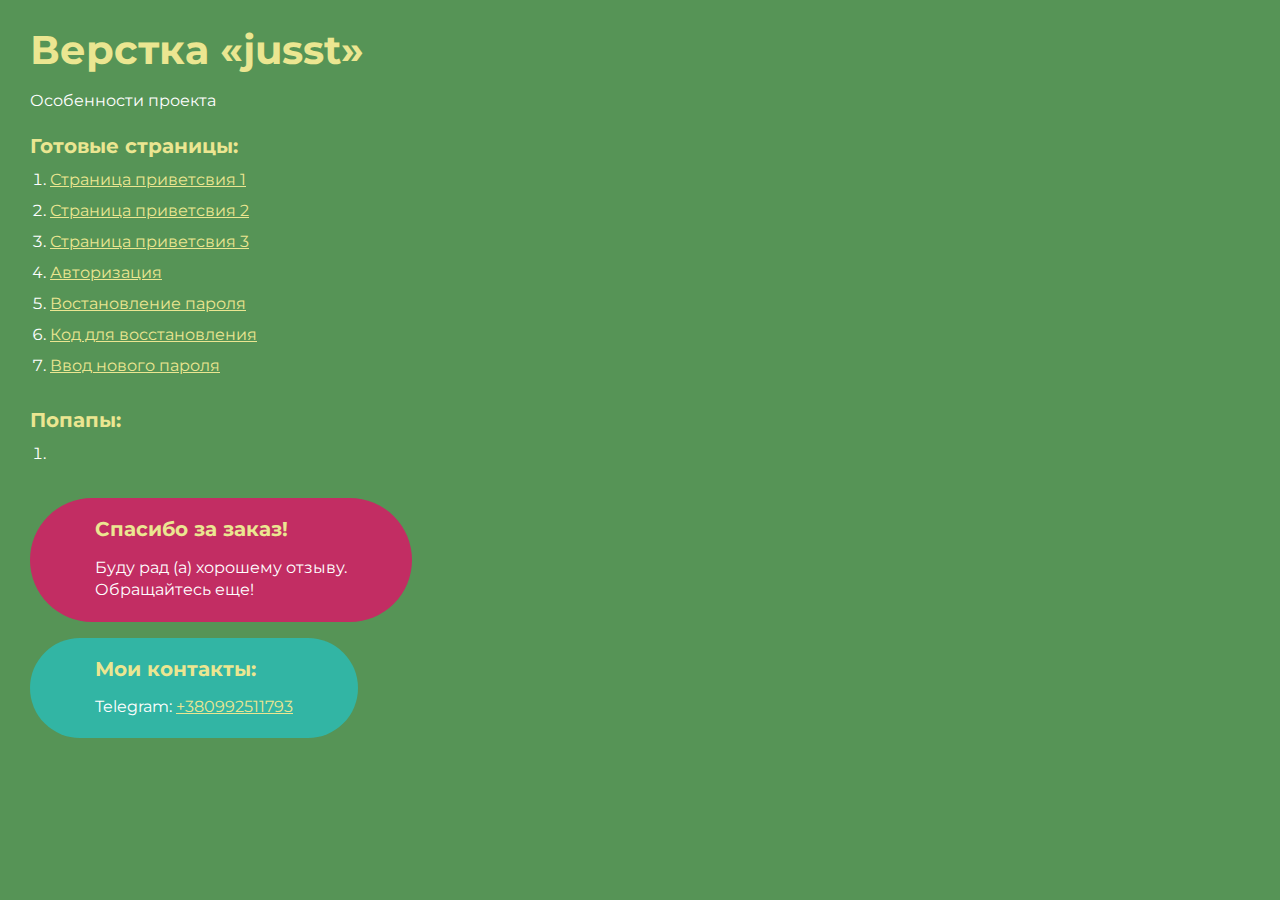
<file: index.html>
<!DOCTYPE html>
<html>

<head>
	<meta charset="UTF-8">
	<meta name="viewport" content="width=device-width, initial-scale=1.0">
	<title>Верстка «jusst»</title>
</head>

<body>
	<div class="rootpage">
		<h1>Верстка «jusst»</h1>
		<div class="rootpage__info">
			Особенности проекта
		</div>
		<h2>Готовые страницы:</h2>
		<ol class="rootpage__list">
			<li><a target="_blank" href="ferst-slide.html">Страница приветсвия 1</a></li>
			<li><a target="_blank" href="main-slide.html">Страница приветсвия 2</a></li>
			<li><a target="_blank" href="end-slide.html">Страница приветсвия 3</a></li>
			<li><a target="_blank" href="authorization.html">Авторизация</a></li>
			<li><a target="_blank" href="password-recovery.html">Востановление пароля</a></li>
			<li><a target="_blank" href="password-recovery-code.html">Код для восстановления</a></li>
			<li><a target="_blank" href="new-password.html">Ввод нового пароля</a></li>
		</ol>
		<h2>Попапы:</h2>
		<ol class="rootpage__list">
			<li><a target="_blank" href="home.html#"></a></li>
		</ol>
		<div class="rootpage__tnx">
			<h2>Спасибо за заказ!</h2>
			<p>Буду рад (а) хорошему отзыву.</p>
			<p>Обращайтесь еще!</p>
		</div>
		<div class="rootpage__contacts">
			<h2>Мои контакты:</h2>
			<p>Telegram: <a href="tel:8800800800">+380992511793</a></p>
		</div>
	</div>
</body>
<style>
	@charset "UTF-8";
	@import url("https://fonts.googleapis.com/css?family=Montserrat:regular,700&display=swap");

	*,
	*::before,
	*::after {
		padding: 0px;
		margin: 0px;
		border: 0px;
		box-sizing: border-box;
	}

	html,
	body {
		height: 100%;
		margin: 0;
		padding: 0;
		min-width: 320px;
		width: 100%;
		color: #fff;
		background-color: #569456;
	}

	body {
		font-family: Montserrat;
		font-size: 100%;
		line-height: 1;
		font-size: 1rem;
	}

	a {
		text-decoration: underline;
		color: #ebe691
	}

	a:visited {
		text-decoration: underline;
		color: #aaa768;
	}

	a:hover {
		text-decoration: none;
	}

	ul li {
		list-style: none;
	}

	img {
		vertical-align: top;
	}

	.wrapper {
		width: 100%;
		min-height: 100%;
		overflow: hidden;
	}

	.rootpage {
		padding: 30px;
		display: flex;
		flex-direction: column;
		align-items: flex-start;
	}

	@media (max-width: 767px) {
		.rootpage {
			padding: 30px 15px;
		}
	}

	h1 {
		color: #ebe691;
		font-size: 2.5rem;
		margin: 0px 0px 1.25rem 0px;
	}

	@media (max-width: 767px) {
		h1 {
			font-size: 1.85rem;
			margin: 0px 0px 1.25rem 0px;
		}
	}

	h2 {
		color: #ebe691;
		font-size: 1.25rem;
		margin: 0px 0px 1rem 0px;
	}

	@media (max-width: 767px) {
		h2 {
			font-size: 1.125rem;
			margin: 0px 0px 1rem 0px;
		}
	}

	.rootpage__info {
		line-height: 140%;
		margin: 0px 0px 1.5rem 0px;
	}

	.rootpage__list {
		margin: 0px 0px 2.25rem 1.25rem;
	}

	.rootpage__list li:not(:last-child) {
		margin: 0px 0px 15px 0px;
	}

	.rootpage__contacts,
	.rootpage__tnx {
		border-radius: 200px;
		padding: 20px 65px;
		line-height: 140%;
	}

	@media (max-width: 767px) {

		.rootpage__contacts,
		.rootpage__tnx {
			border-radius: 40px;
			padding: 20px;
		}
	}

	.rootpage__contacts {
		background: #32b5a4;

	}

	.rootpage__contacts a {
		color: #ebe691;
	}

	.rootpage__tnx {
		background: #c22d63;
		margin: 0px 0px 1rem 0px;
	}
</style>

</html>
</file>
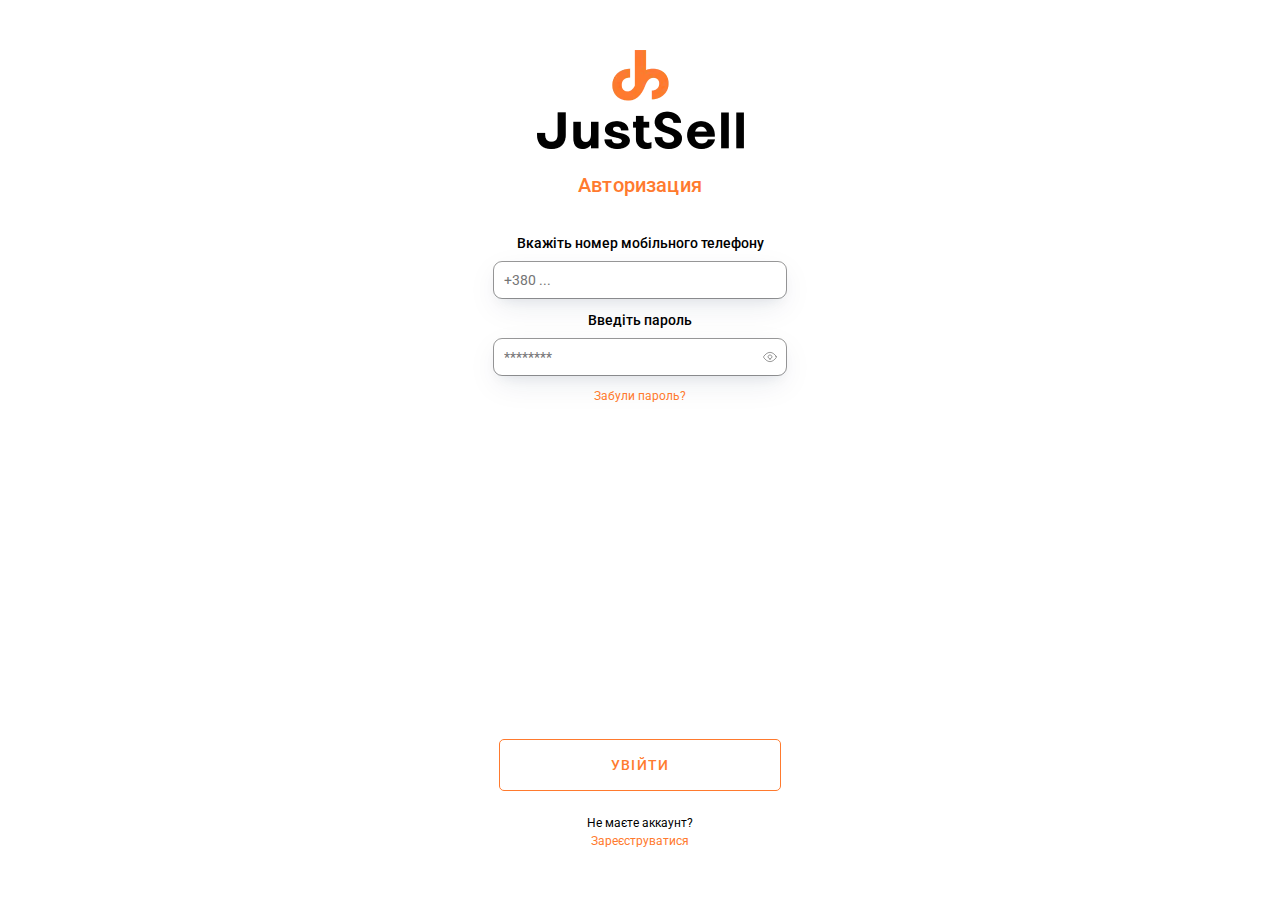
<file: authorization.html>
<!DOCTYPE html>
<html lang="ru">

<head>
	<title>Авторизация главная</title>
	<meta charset="UTF-8">
	<meta name="format-detection" content="telephone=no">
	<!-- <style>body{opacity: 0;}</style> -->
	<link rel="stylesheet" href="css/style.min.css?_v=20220505150052">
	<link rel="shortcut icon" href="favicon.ico">
	<!-- <meta name="robots" content="noindex, nofollow"> -->
	<meta name="viewport" content="width=device-width, initial-scale=1.0">
</head>

<body>
	<div class="wrapper">
		<header class="header">
			<div class="header__container">

			</div>
		</header>
		<main class="page">
			<div class="authorization">
				<div class="authorization__container">
					<div class="authorization__logo logo-ibg">
						<picture><source srcset="img/main/logo.webp" type="image/webp"><img src="img/main/logo.png" alt="Logo" class="authorization__img"></picture>
					</div>
					<div class="authorization__text">Авторизация</div>
				</div>
				<div class="authorization__form">
					<div class="authorization__form-number">
						<div class="authorization__input-text">Вкажіть номер мобільного телефону</div>
						<input autocomplete="off" type="tel" placeholder="+380 ... " class="input">
					</div>
					<div class="authorization__form-password">
						<div class="authorization__input-text">Введіть пароль</div>
						<input autocomplete="off" type="password" placeholder="********" class="input input-password">
						<a href="password-recovery.html" class="authorization__password-info">Забули пароль?</a>
					</div>
				</div>

				<div class="authorization__button">
					<a class="button button-opacity" href="#">УВІЙТИ</a>
					<div class="authorization__info-block">
						<div class="authorization__link-text">Не маєте аккаунт?</div>
						<a href="#" class="authorization__link">Зареєструватися</a>
					</div>
				</div>
			</div>
		</main>

	</div>
	<!-- 
<div id="popup" aria-hidden="true" class="popup">
	<div class="popup__wrapper">
		<div class="popup__content">
			<button data-close type="button" class="popup__close">Закрыть</button>
			<div class="popup__text">
			</div>
		</div>
	</div>
</div>
 -->

	<script src="js/app.min.js?_v=20220505150052"></script>
</body>

</html>
</file>
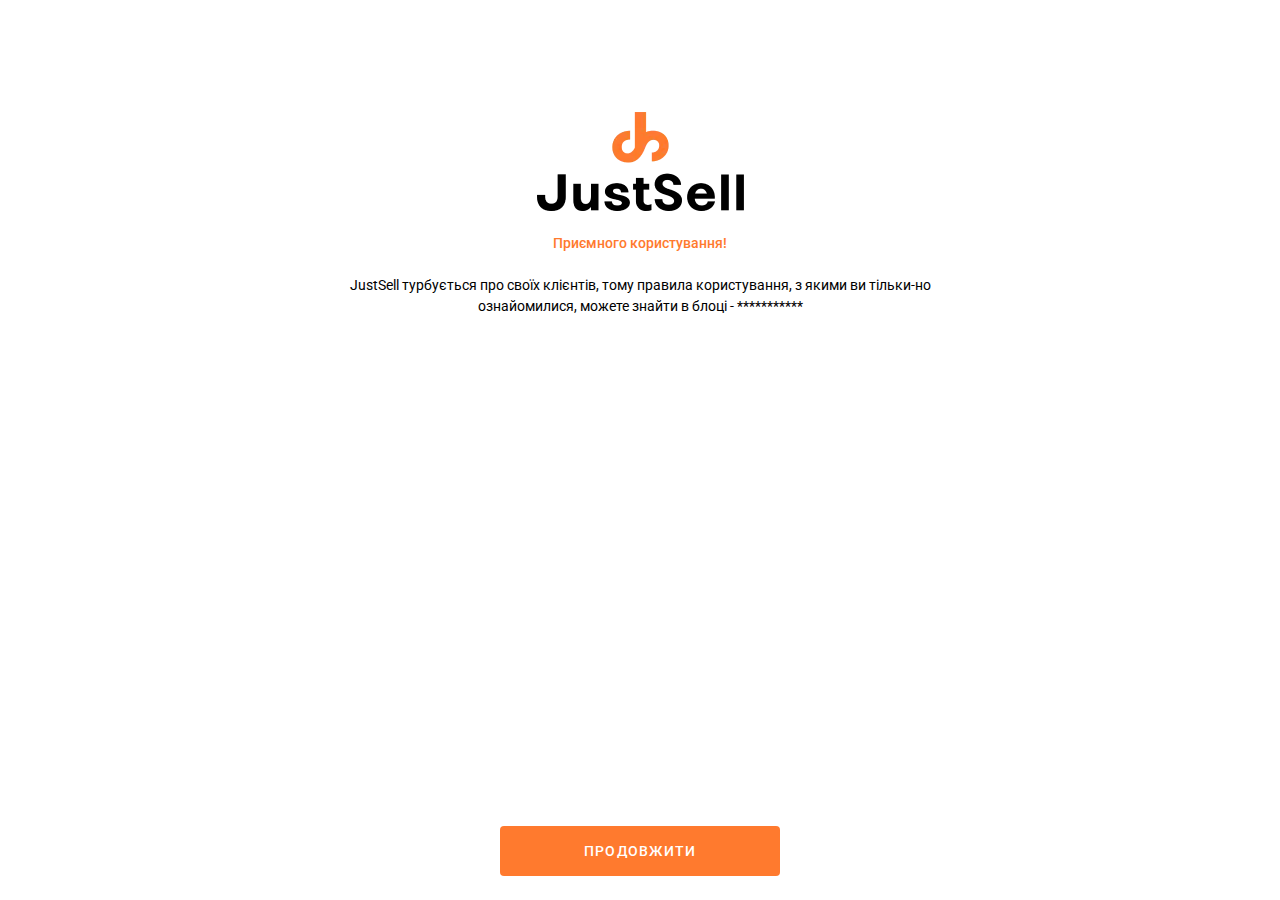
<file: end-slide.html>
<!DOCTYPE html>
<html lang="ru">

<head>
	<title>Страница приветствия 3</title>
	<meta charset="UTF-8">
	<meta name="format-detection" content="telephone=no">
	<!-- <style>body{opacity: 0;}</style> -->
	<link rel="stylesheet" href="css/style.min.css?_v=20220505150052">
	<link rel="shortcut icon" href="favicon.ico">
	<!-- <meta name="robots" content="noindex, nofollow"> -->
	<meta name="viewport" content="width=device-width, initial-scale=1.0">
</head>

<body>
	<div class="wrapper">
		<header class="header">
			<div class="header__container">

			</div>
		</header>
		<main class="page">

			<body>
				<div class="wrapper">
					<header class="header">
						<div class="header__container">

						</div>
					</header>
					<main class="page">
						<div class="welcome">
							<div class="welcome__container">
								<div class="welcome__logo logo-ibg">
									<picture><source srcset="img/main/logo.webp" type="image/webp"><img src="img/main/logo.png" alt="Logo" class="welcome-ferst__img"></picture>
								</div>
								<div class="welcome__text-orange">Приємного користування!</div>
								<div class="welcome__text">JustSell турбується про своїх клієнтів, тому правила користування, з
									якими ви тільки-но ознайомилися, можете знайти в блоці - ***********</div>

							</div>
							<div class="welcome__button">
								<a class="button" href="authorization.html">Продовжити</a>
							</div>
						</div>
					</main>

				</div>
				<!-- 
<div id="popup" aria-hidden="true" class="popup">
	<div class="popup__wrapper">
		<div class="popup__content">
			<button data-close type="button" class="popup__close">Закрыть</button>
			<div class="popup__text">
			</div>
		</div>
	</div>
</div>
 -->

				<script src="js/app.min.js?_v=20220505150052"></script>
			</body>
		</main>
	</div>
	<!-- 
<div id="popup" aria-hidden="true" class="popup">
	<div class="popup__wrapper">
		<div class="popup__content">
			<button data-close type="button" class="popup__close">Закрыть</button>
			<div class="popup__text">
			</div>
		</div>
	</div>
</div>
 -->

	<script src="js/app.min.js?_v=20220505150052"></script>
</body>

</html>
</file>
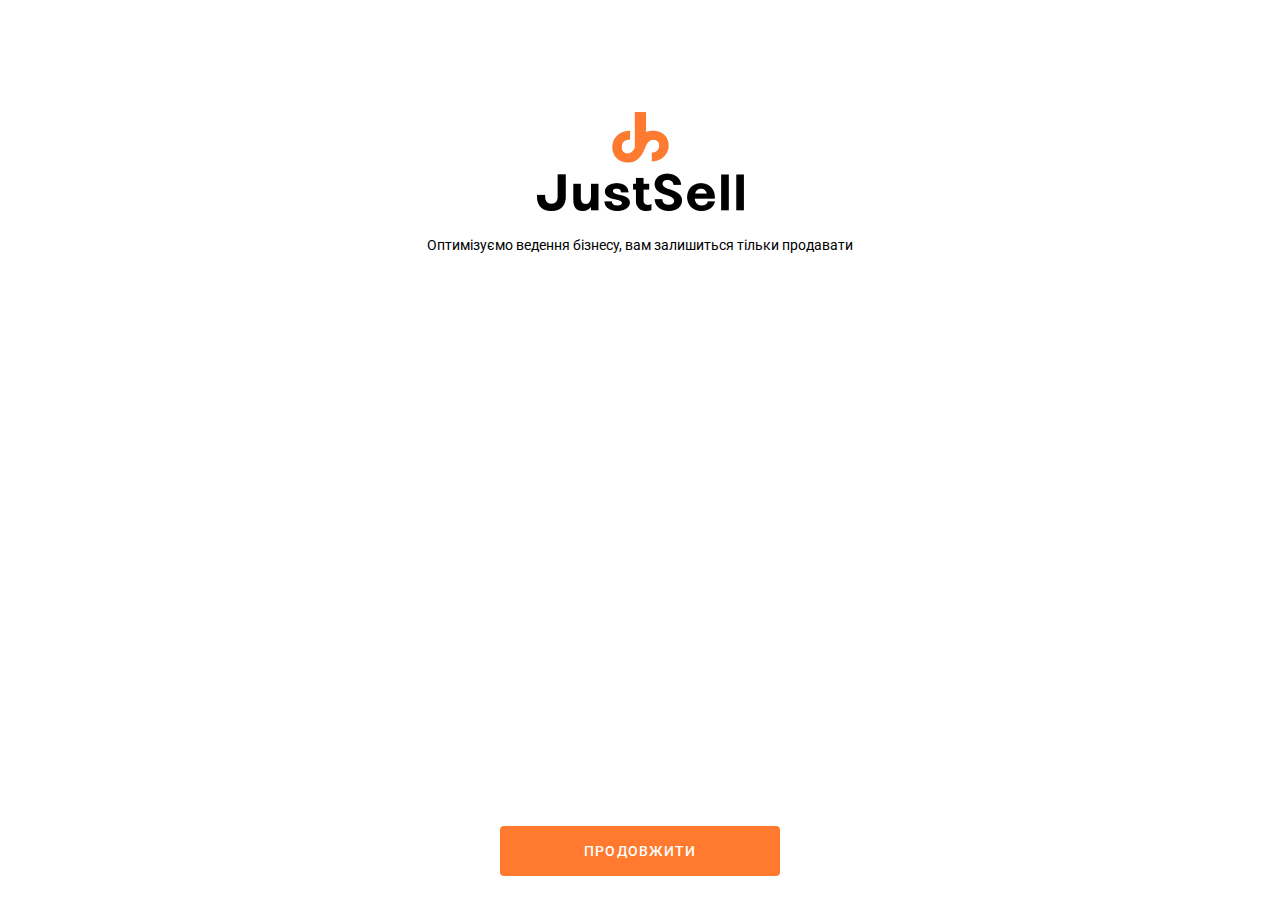
<file: ferst-slide.html>
<!DOCTYPE html>
<html lang="ru">

<head>
	<title>Страница приветствия</title>
	<meta charset="UTF-8">
	<meta name="format-detection" content="telephone=no">
	<!-- <style>body{opacity: 0;}</style> -->
	<link rel="stylesheet" href="css/style.min.css?_v=20220505150052">
	<link rel="shortcut icon" href="favicon.ico">
	<!-- <meta name="robots" content="noindex, nofollow"> -->
	<meta name="viewport" content="width=device-width, initial-scale=1.0">
</head>

<body>
	<div class="wrapper">
		<header class="header">
			<div class="header__container">

			</div>
		</header>
		<main class="page">
			<div class="welcome ">
				<div class="welcome__container">
					<div class="welcome__logo logo-ibg">
						<picture><source srcset="img/main/logo.webp" type="image/webp"><img src="img/main/logo.png" alt="Logo" class="welcome-ferst__img"></picture>
					</div>
					<div class="welcome__text">Оптимізуємо ведення бізнесу,
						вам залишиться тільки продавати </div>

				</div>
				<div class="welcome__button">
					<a class="button" href="main-slide.html">Продовжити</a>
				</div>
			</div>

		</main>

	</div>
	<!-- 
<div id="popup" aria-hidden="true" class="popup">
	<div class="popup__wrapper">
		<div class="popup__content">
			<button data-close type="button" class="popup__close">Закрыть</button>
			<div class="popup__text">
			</div>
		</div>
	</div>
</div>
 -->

	<script src="js/app.min.js?_v=20220505150052"></script>
</body>

</html>
</file>
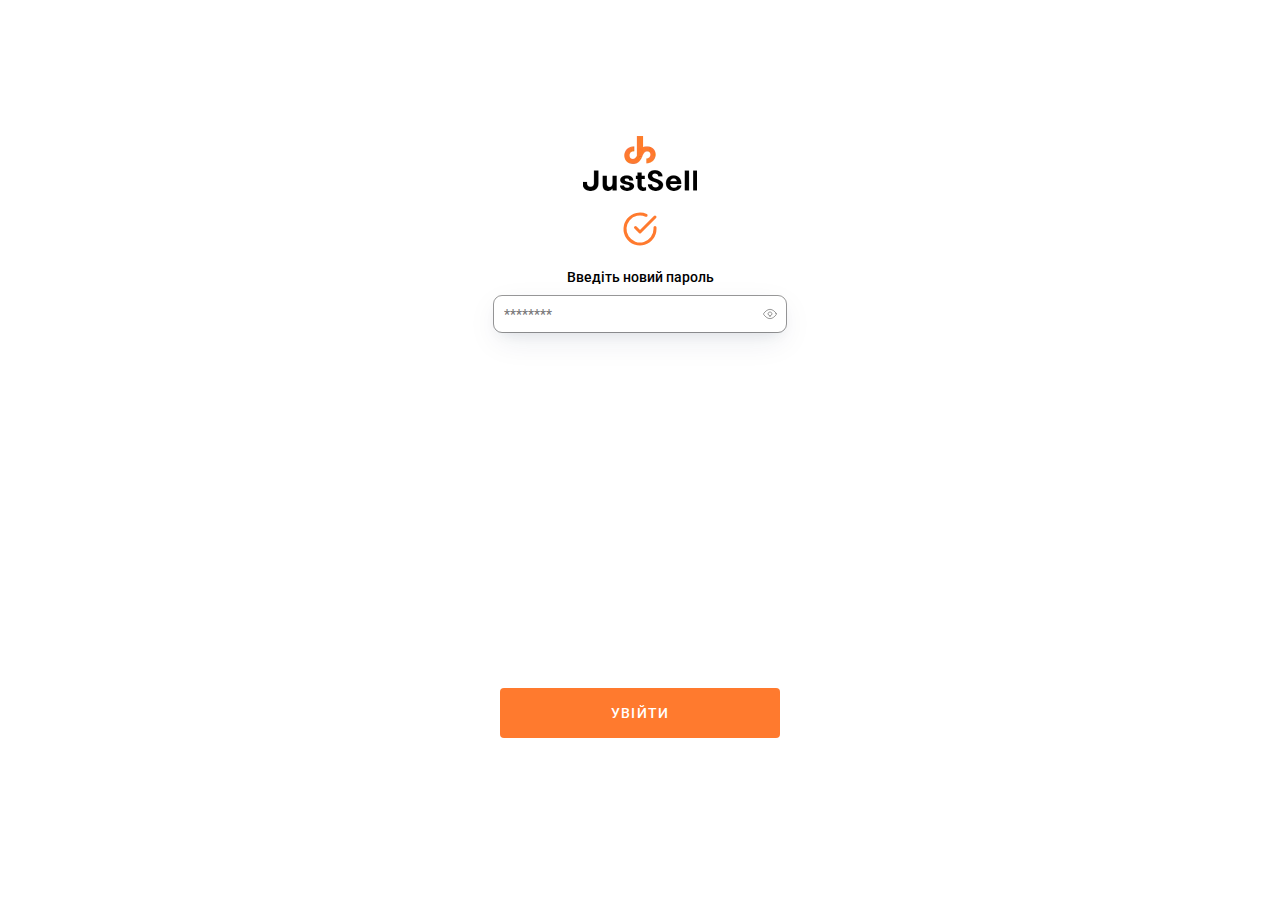
<file: new-password.html>
<!DOCTYPE html>
<html lang="ru">

<head>
	<title>Ввод нового пароля</title>
	<meta charset="UTF-8">
	<meta name="format-detection" content="telephone=no">
	<!-- <style>body{opacity: 0;}</style> -->
	<link rel="stylesheet" href="css/style.min.css?_v=20220505150052">
	<link rel="shortcut icon" href="favicon.ico">
	<!-- <meta name="robots" content="noindex, nofollow"> -->
	<meta name="viewport" content="width=device-width, initial-scale=1.0">
</head>

<body>
	<div class="wrapper">
		<header class="header">
			<div class="header__container">

			</div>
		</header>
		<main class="page">
			<div class="authorization new-password">
				<div class="authorization__container new-container-margin-bottom">
					<div class="authorization__logo-min logo-min-margin logo-ibg">
						<picture><source srcset="img/form/Logo-min.webp" type="image/webp"><img src="img/form/Logo-min.png" alt="Logo" class="authorization__img"></picture>
					</div>
				</div>
				<div class="authorization__logo-check"></div>
				<div class="authorization__form">

					<div class="authorization__form-password">
						<div class="authorization__input-text">Введіть новий пароль</div>
						<input autocomplete="off" type="password" placeholder="********" class="input input-password">
					</div>
				</div>

				<div class="authorization__button">
					<a class="button" href="password-recovery-code">увійти</a>
				</div>
			</div>
		</main>

	</div>
	<!-- 
<div id="popup" aria-hidden="true" class="popup">
	<div class="popup__wrapper">
		<div class="popup__content">
			<button data-close type="button" class="popup__close">Закрыть</button>
			<div class="popup__text">
			</div>
		</div>
	</div>
</div>
 -->

	<script src="js/app.min.js?_v=20220505150052"></script>
</body>

</html>
</file>
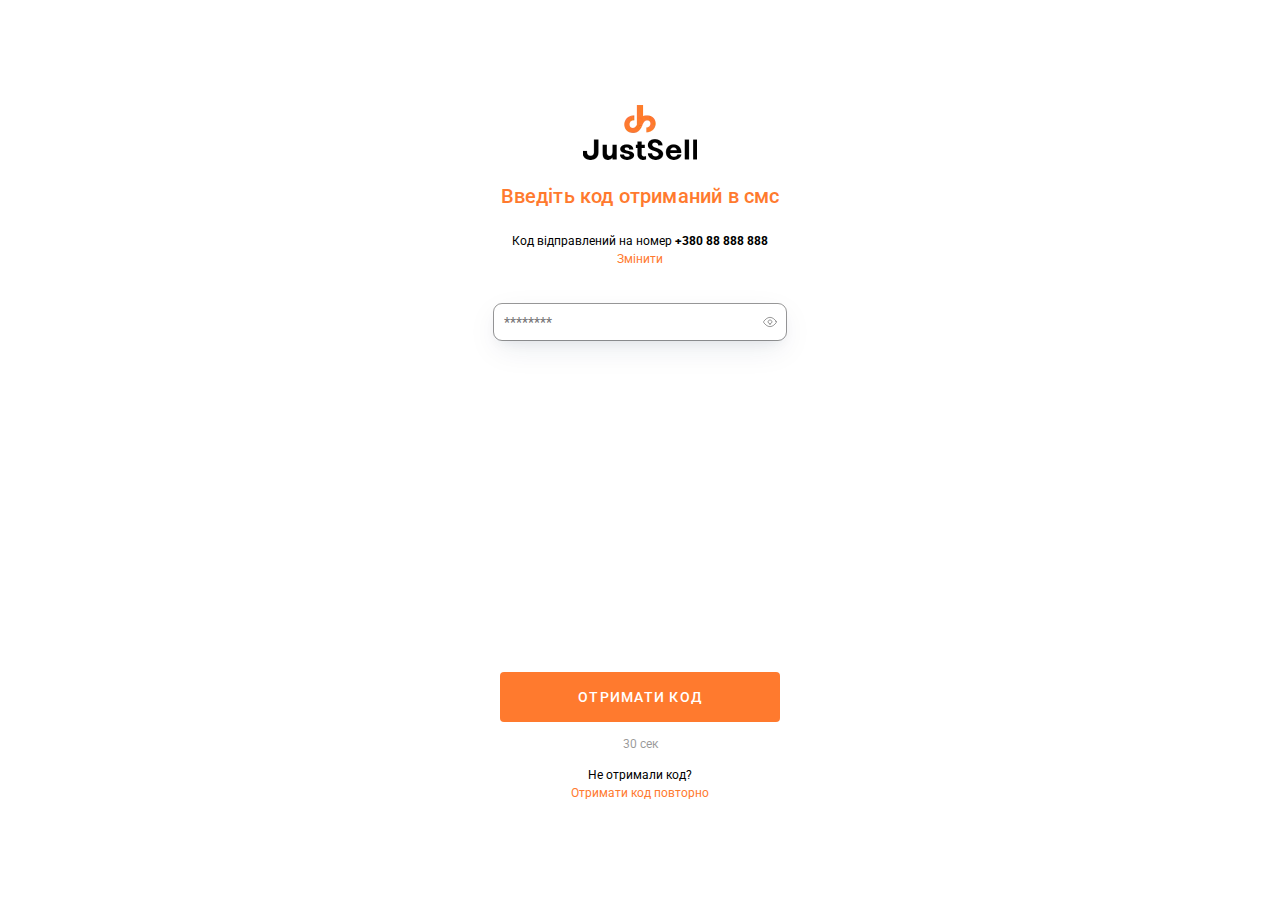
<file: password-recovery-code.html>
<!DOCTYPE html>
<html lang="ru">

<head>
	<title>Код для восстановления</title>
	<meta charset="UTF-8">
	<meta name="format-detection" content="telephone=no">
	<!-- <style>body{opacity: 0;}</style> -->
	<link rel="stylesheet" href="css/style.min.css?_v=20220505150052">
	<link rel="shortcut icon" href="favicon.ico">
	<!-- <meta name="robots" content="noindex, nofollow"> -->
	<meta name="viewport" content="width=device-width, initial-scale=1.0">
</head>

<body>
	<div class="wrapper">
		<header class="header">
			<div class="header__container">

			</div>
		</header>
		<main class="page">
			<div class="authorization password-recovery-code">
				<div class="authorization__container ">
					<div class="authorization__logo-min logo-ibg">
						<picture><source srcset="img/form/Logo-min.webp" type="image/webp"><img src="img/form/Logo-min.png" alt="Logo" class="authorization__img"></picture>
					</div>
					<div class="authorization__text">Введіть код отриманий в смс</div>
					<div class="authorization__info-block">
						<div class="authorization__link-text">Код відправлений на номер <b>+380 88 888 888</b></div>
						<a href="#" class="authorization__link">Змінити</a>
					</div>
				</div>
				<div class="authorization__form">
					<div class="authorization__form-password password-form-margin-bottom">

						<input autocomplete="off" type="password" placeholder="********" class="input input-password">

					</div>
				</div>

				<div class="authorization__button">
					<a class="button" href="new-password.html">Отримати код</a>
					<div class="authorization__second">30 сек</div>
					<div class="authorization__info-block info-block-margin-top">
						<div class="authorization__link-text">Не отримали код? </div>
						<a href="#" class="authorization__link">Отримати код повторно</a>
					</div>
				</div>
			</div>
		</main>

	</div>
	<!-- 
<div id="popup" aria-hidden="true" class="popup">
	<div class="popup__wrapper">
		<div class="popup__content">
			<button data-close type="button" class="popup__close">Закрыть</button>
			<div class="popup__text">
			</div>
		</div>
	</div>
</div>
 -->

	<script src="js/app.min.js?_v=20220505150052"></script>
</body>

</html>
</file>
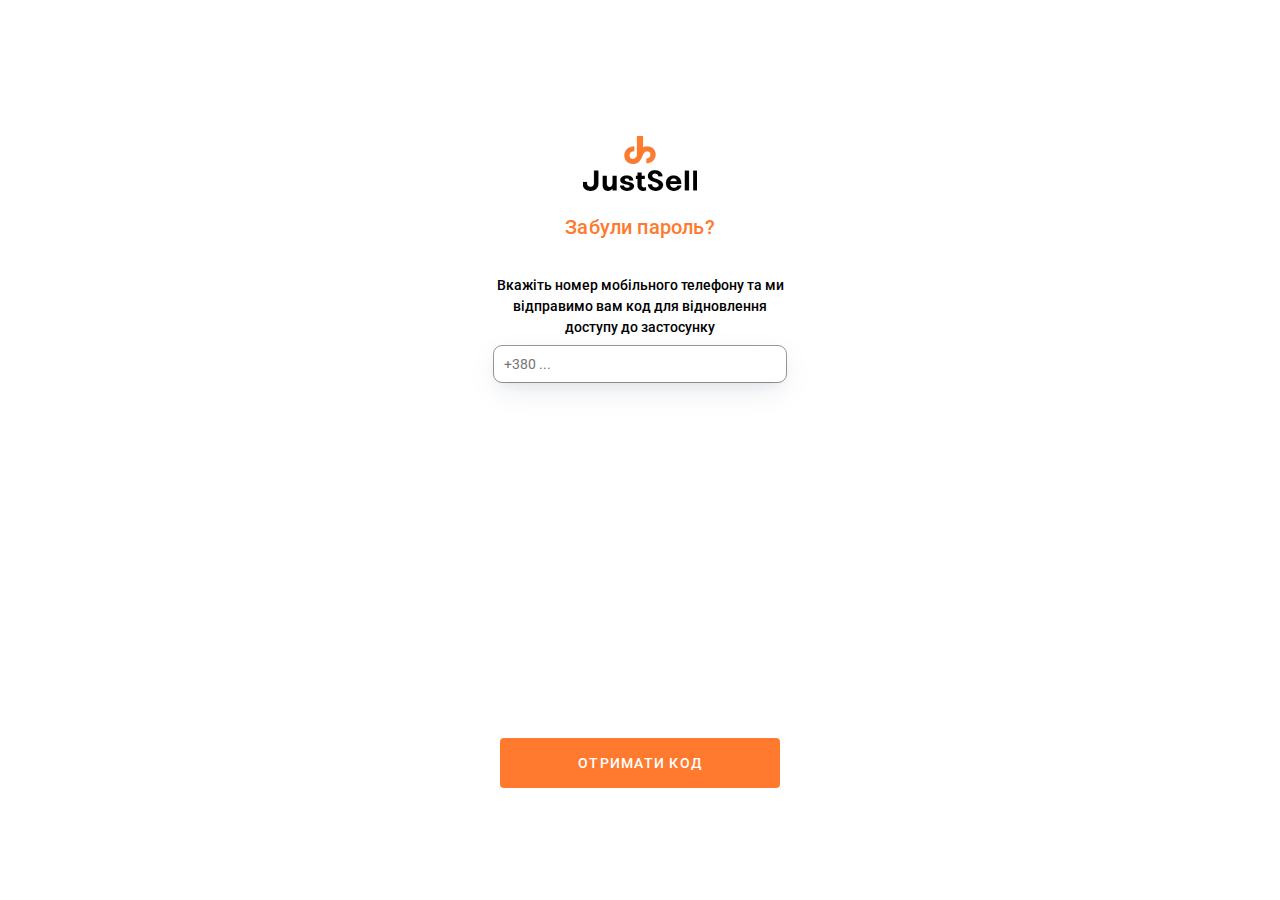
<file: password-recovery.html>
<!DOCTYPE html>
<html lang="ru">

<head>
	<title>Восстановление пароля</title>
	<meta charset="UTF-8">
	<meta name="format-detection" content="telephone=no">
	<!-- <style>body{opacity: 0;}</style> -->
	<link rel="stylesheet" href="css/style.min.css?_v=20220505150052">
	<link rel="shortcut icon" href="favicon.ico">
	<!-- <meta name="robots" content="noindex, nofollow"> -->
	<meta name="viewport" content="width=device-width, initial-scale=1.0">
</head>

<body>
	<div class="wrapper">
		<header class="header">
			<div class="header__container">

			</div>
		</header>
		<main class="page">
			<div class="authorization password-recovery">
				<div class="authorization__container ">
					<div class="authorization__logo-min logo-ibg">
						<picture><source srcset="img/form/Logo-min.webp" type="image/webp"><img src="img/form/Logo-min.png" alt="Logo" class="authorization__img"></picture>
					</div>
					<div class="authorization__text">Забули пароль?</div>
				</div>
				<div class="authorization__form">
					<div class="authorization__form-number">
						<div class="authorization__input-text">Вкажіть номер мобільного телефону та ми відправимо вам код для
							відновлення доступу до застосунку</div>
						<input autocomplete="off" type="tel" placeholder="+380 ... " class="input">
					</div>
				</div>

				<div class="authorization__button">
					<a class="button" href="password-recovery-code.html">Отримати код</a>
				</div>
			</div>
		</main>

	</div>
	<!-- 
<div id="popup" aria-hidden="true" class="popup">
	<div class="popup__wrapper">
		<div class="popup__content">
			<button data-close type="button" class="popup__close">Закрыть</button>
			<div class="popup__text">
			</div>
		</div>
	</div>
</div>
 -->

	<script src="js/app.min.js?_v=20220505150052"></script>
</body>

</html>
</file>
<file: css/style.min.css>
@charset "UTF-8";@import url(https://fonts.googleapis.com/css?family=Roboto:100,100italic,300,300italic,regular,italic,500,500italic,700,700italic,900,900italic);*{padding:0;margin:0;border:0}*,:after,:before{-webkit-box-sizing:border-box;box-sizing:border-box}body,html{height:100%;min-width:320px}body{color:#000;line-height:1;font-family:Roboto;font-size:.875rem;-ms-text-size-adjust:100%;-moz-text-size-adjust:100%;-webkit-text-size-adjust:100%;-webkit-font-smoothing:antialiased;-moz-osx-font-smoothing:grayscale}button,input,textarea{font-family:Roboto;font-size:inherit}button{cursor:pointer;color:inherit;background-color:inherit}a{color:inherit}a:link,a:visited{text-decoration:none}a:hover{text-decoration:none}ul li{list-style:none}img{vertical-align:top}h1,h2,h3,h4,h5,h6{font-weight:inherit;font-size:inherit}.lock body{overflow:hidden;-ms-touch-action:none;touch-action:none}.wrapper{min-height:100%;display:-webkit-box;display:-ms-flexbox;display:flex;-webkit-box-orient:vertical;-webkit-box-direction:normal;-ms-flex-direction:column;flex-direction:column;overflow:hidden}.wrapper>main{-webkit-box-flex:1;-ms-flex:1 1 auto;flex:1 1 auto}.wrapper>*{min-width:0}[class*=__container]{max-width:62rem;-webkit-box-sizing:content-box;box-sizing:content-box;margin:0 auto;padding:0 .9375rem}[class*=-ibg]{position:relative}[class*=-ibg] img{position:absolute;width:100%;height:100%;top:0;left:0;-o-object-fit:contain;object-fit:contain}[class*=-ibg_contain] img{-o-object-fit:contain;object-fit:contain}.page{display:-webkit-box;display:-ms-flexbox;display:flex;-webkit-box-pack:center;-ms-flex-pack:center;justify-content:center}.swiper-button-next:hover{-webkit-transition:.2s;-o-transition:.2s;transition:.2s;-webkit-transform:scale(1.2);-ms-transform:scale(1.2);transform:scale(1.2)}.swiper-button-next{-webkit-transition:.2s;-o-transition:.2s;transition:.2s}.welcome{display:-webkit-box;display:-ms-flexbox;display:flex;-webkit-box-orient:vertical;-webkit-box-direction:normal;-ms-flex-direction:column;flex-direction:column;padding:112px 0 24px 0}.welcome__container{-webkit-box-flex:1;-ms-flex:1 1 auto;flex:1 1 auto;display:-webkit-box;display:-ms-flexbox;display:flex;-webkit-box-orient:vertical;-webkit-box-direction:normal;-ms-flex-direction:column;flex-direction:column;text-align:center}.welcome__logo{width:207px;height:99px;margin:0 auto;margin-bottom:24px}.welcome__text{-webkit-box-flex:1;-ms-flex:1 1 auto;flex:1 1 auto;margin:0 auto;font-style:normal;font-weight:400;font-size:14px;line-height:150%;color:#000;-webkit-transition:.2s;-o-transition:.2s;transition:.2s;max-width:680px}.welcome__button{-webkit-box-pack:center;-ms-flex-pack:center;justify-content:center;text-align:center}.welcome-padding{margin-top:-200px}.welcome__text-orange{font-style:normal;font-weight:500;font-size:14px;line-height:16px;color:#ff7a2e;margin-bottom:24px}.button{width:280px;margin:0 auto;display:block;max-width:350px;padding:17px 0 17px 0;font-style:normal;font-weight:500;font-size:14px;line-height:16px;letter-spacing:1.25px;text-transform:uppercase;color:#fff;background:#ff7a2e;border-radius:4px;-webkit-transition:.2s;-o-transition:.2s;transition:.2s}.button:hover{-webkit-transform:scale(1.03);-ms-transform:scale(1.03);transform:scale(1.03)}.terminal__container{display:-webkit-box;display:-ms-flexbox;display:flex;-webkit-box-orient:vertical;-webkit-box-direction:normal;-ms-flex-direction:column;flex-direction:column;-ms-flex-item-align:start;-ms-grid-row-align:start;align-self:start;padding:19px 10px 20px 10px;-webkit-transition:.3s;-o-transition:.3s;transition:.3s}.terminal__logo{-webkit-transition:.3s;-o-transition:.3s;transition:.3s}.terminal__text{padding:9px 0 5px 35px;background:url(../img/slide/terminal/Logo-just.svg) 10px -5px no-repeat;font-style:normal;font-weight:700;font-size:16px;letter-spacing:.001em;color:#ff7a2e;margin-bottom:18px;-webkit-box-ordinal-group:3;-ms-flex-order:2;order:2}.terminal__list{padding:0 0 0 30px;font-style:normal;font-weight:400;font-size:14px;line-height:150%;color:#000;margin-bottom:16px}.terminal__item-num{margin-top:18px;width:18px;height:18px}.terminal__item{padding:0 0 0 30px;margin-top:18px;margin-left:-30px;font-style:normal;font-weight:400;font-size:12px;line-height:150%;color:#000}.terminal__cards{display:-webkit-box;display:-ms-flexbox;display:flex;gap:15px}.terminal__card{text-align:center;background-color:#ff7a2e}.terminal__text-img{display:-webkit-box;display:-ms-flexbox;display:flex;-ms-flex-wrap:wrap;flex-wrap:wrap;gap:5px}.terminal__text-block{display:-webkit-box;display:-ms-flexbox;display:flex;-webkit-box-align:center;-ms-flex-align:center;align-items:center;-webkit-box-flex:1;-ms-flex:1 1 25%;flex:1 1 25%}.list-one{background:url(../img/slide/terminal/item/number-1.svg) no-repeat}.list-two{background:url(../img/slide/terminal/item/number-2.svg) no-repeat;-webkit-box-flex:1;-ms-flex:1 1 100%;flex:1 1 100%;min-width:100%;margin-left:16px;-webkit-transition:.5s;-o-transition:.5s;transition:.5s}.item-one{background:url(../img/slide/terminal/list/1.svg) 11px 0 no-repeat}.item-two{background:url(../img/slide/terminal/list/2.svg) 11px 0 no-repeat}.item-three{background:url(../img/slide/terminal/list/3.svg) 11px 0 no-repeat;padding:0 12px 0 30px}.item-four{background:url(../img/slide/terminal/list/4.svg) 11px 0 no-repeat;padding:0 12px 0 30px}.small-card{-webkit-box-flex:1;-ms-flex:1 1 100%;flex:1 1 100%}.small-card__text{font-style:normal;font-weight:400;font-size:12px;line-height:150%;text-align:center;color:#000}.small-card{padding:15px 0 0 0}.small-card__num{font-style:normal;font-weight:500;font-size:36px;color:#ff7a2e}.num-one{background:url(../img/main/01.svg) center 0 no-repeat}.num-two{background:url(../img/main/02.svg) center 0 no-repeat}.num-three{background:url(../img/main/03.svg) center 0 no-repeat}.fiscalization__container{padding:19px 30px 20px 30px;display:-webkit-box;display:-ms-flexbox;display:flex;-webkit-box-orient:vertical;-webkit-box-direction:normal;-ms-flex-direction:column;flex-direction:column}.fiscalization__text{padding:9px 0 5px 35px;background:url(../img/slide/terminal/Logo-just.svg) 10px -5px no-repeat;font-style:normal;font-weight:700;font-size:16px;letter-spacing:.001em;color:#ff7a2e;margin:0 0 18px -29px}.fiscalization__paragraf{margin:0 auto;max-width:296px;font-style:normal;font-weight:400;font-size:12px;line-height:150%;color:#000;display:-webkit-box;display:-ms-flexbox;display:flex;margin-bottom:14px}.fiscalization__text-orange{font-style:normal;font-weight:500;font-size:12px;color:#ff7a2e}.fiscalization__list{margin:0 0 18px 32px}.fiscalization__list :not(:last-child){margin-bottom:19px}.fiscalization__item{display:-webkit-box;display:-ms-flexbox;display:flex;-webkit-box-align:center;-ms-flex-align:center;align-items:center;padding:5px 0 5px 38px;font-style:normal;font-weight:400;font-size:12px;line-height:150%;color:#000}.fiscalization__logo{-webkit-transition:.3s;-o-transition:.3s;transition:.3s}.fiscalization__info{text-align:center;font-style:normal;font-weight:400;font-size:12px;line-height:150%;color:#ff7a2e;margin-top:38px;-webkit-transition:.3s;-o-transition:.3s;transition:.3s}.fiscalization__text-img{display:-webkit-box;display:-ms-flexbox;display:flex;gap:4px}.fiscalization__item-block{padding:42px 0 0 0;-webkit-transition:.5s;-o-transition:.5s;transition:.5s}.fiscalization__item-block :not(:last-child){margin:0 0 19px 24px}.item-fiscalization-one{background:url(../img/slide/fiscalization/1.svg) no-repeat}.item-fiscalization-two{background:url(../img/slide/fiscalization/2.svg) no-repeat}.item-fiscalization-three{background:url(../img/slide/fiscalization/3.svg) no-repeat}.item-fiscalization-four{background:url(../img/slide/fiscalization/4.svg) no-repeat}.item-fiscalization-five{background:url(../img/slide/fiscalization/5.svg) no-repeat}.no-webp .catalog__container{background:url(../img/slide/catalog/catalog-backgraund.jpg) 240px 120px no-repeat}.catalog__container{padding:19px 30px 61px 30px;display:-webkit-box;display:-ms-flexbox;display:flex;-webkit-box-orient:vertical;-webkit-box-direction:normal;-ms-flex-direction:column;flex-direction:column;-webkit-transition:.5s;-o-transition:.5s;transition:.5s}.catalog__text{padding:9px 0 5px 35px;background:url(../img/slide/terminal/Logo-just.svg) 10px -5px no-repeat;font-style:normal;font-weight:700;font-size:16px;letter-spacing:.001em;color:#ff7a2e;margin-left:auto;margin-bottom:18px}.catalog__paragraf{font-style:normal;font-weight:400;font-size:12px;text-align:center;color:#000;margin-bottom:24px}.catalog__list{font-style:normal;font-weight:500;font-size:12px;line-height:150%;color:#ff7a2e}.catalog__item{-webkit-box-align:center;-ms-flex-align:center;align-items:center;display:-webkit-box;display:-ms-flexbox;display:flex;font-style:normal;font-weight:400;font-size:12px;line-height:150%;color:#000;margin-top:30px;max-width:205px;-webkit-transition:.5s;-o-transition:.5s;transition:.5s}.catalog__item-num{padding:12px 12px 0 12px;font-style:normal;font-weight:500;font-size:32px;color:#ff7a2e}.item-catalog-one{background:url(../img/slide/catalog/01.svg) -4px -3px no-repeat}.item-catalog-two{background:url(../img/slide/catalog/02.svg) -4px -3px no-repeat}.item-catalog-three{background:url(../img/slide/catalog/03.svg) -4px -3px no-repeat}.item-catalog-four{background:url(../img/slide/catalog/04.svg) -4px -3px no-repeat}.item-catalog-five{background:url(../img/slide/catalog/05.svg) -4px -3px no-repeat}.authorization{display:-webkit-box;display:-ms-flexbox;display:flex;-webkit-box-orient:vertical;-webkit-box-direction:normal;-ms-flex-direction:column;flex-direction:column;-webkit-box-align:center;-ms-flex-align:center;align-items:center;padding:50px 34px}.authorization__container{text-align:center;margin-bottom:36px}.authorization__logo{min-width:207px;min-height:99px;margin-bottom:24px}.authorization__logo-min{display:block;margin:0 auto;margin-bottom:24px}.authorization__img{margin:0 auto}.authorization__text{font-style:normal;font-weight:500;font-size:20px;line-height:24px;letter-spacing:.18px;color:#ff7a2e}.authorization__form{display:-webkit-box;display:-ms-flexbox;display:flex;-webkit-box-orient:vertical;-webkit-box-direction:normal;-ms-flex-direction:column;flex-direction:column;-webkit-box-flex:1;-ms-flex:1 1 auto;flex:1 1 auto;max-width:292px}.authorization__form-number{display:-webkit-box;display:-ms-flexbox;display:flex;-webkit-box-orient:vertical;-webkit-box-direction:normal;-ms-flex-direction:column;flex-direction:column;margin-bottom:12px}.authorization__input-text{font-style:normal;font-weight:500;font-size:14px;line-height:150%;text-align:center;color:#000;margin-bottom:8px}.authorization__form-password{display:-webkit-box;display:-ms-flexbox;display:flex;-webkit-box-orient:vertical;-webkit-box-direction:normal;-ms-flex-direction:column;flex-direction:column;margin-bottom:12px}.authorization__form-password :nth-child(2){margin-bottom:12px}.authorization__password-info{font-style:normal;font-weight:400;font-size:12px;line-height:150%;text-align:center;color:#ff7a2e;-webkit-transition:.3s;-o-transition:.3s;transition:.3s;-ms-flex-item-align:start;-ms-grid-row-align:start;align-self:start;margin:0 auto;transition:.3s}.authorization__password-info:hover{text-decoration:underline;-webkit-transition:.3s;-o-transition:.3s;transition:.3s}.authorization__button{text-align:center}.authorization__info-block{margin-top:24px}.authorization__link-text{font-style:normal;font-weight:400;font-size:12px;line-height:150%;color:#000}.authorization__link{font-style:normal;font-weight:400;font-size:12px;line-height:150%;color:#ff7a2e}.authorization__link:hover{text-decoration:underline;-webkit-transition:.3s;-o-transition:.3s;transition:.3s}.button-opacity{background:#fff;outline:1px solid #ff7a2e;border-radius:4px;color:#ff7a2e;-webkit-transition:.3s;-o-transition:.3s;transition:.3s}.button-opacity:hover{-webkit-transition:.3s;-o-transition:.3s;transition:.3s;color:#fff;background:#ff7a2e;outline:0}.input{min-width:292px;-webkit-transition:.3s;-o-transition:.3s;transition:.3s;padding:10px;outline:.5px solid rgba(0,0,0,.4);-webkit-box-shadow:0 6px 14px -6px rgba(24,39,75,.12),0 10px 32px -4px rgba(24,39,75,.1);box-shadow:0 6px 14px -6px rgba(24,39,75,.12),0 10px 32px -4px rgba(24,39,75,.1);border-radius:8px}.input:focus{outline:1px solid #ff7a2e;-webkit-transition:.2s;-o-transition:.2s;transition:.2s;-webkit-transform:scale(1.02);-ms-transform:scale(1.02);transform:scale(1.02)}input::-webkit-input-placeholder{-webkit-transition:.3s;transition:.3s}input::-moz-placeholder{-moz-transition:.3s;transition:.3s}input:-ms-input-placeholder{-ms-transition:.3s;transition:.3s}input::-ms-input-placeholder{-ms-transition:.3s;transition:.3s}input::placeholder{-webkit-transition:.3s;-o-transition:.3s;transition:.3s}.input-password{-webkit-transition:.3s;-o-transition:.3s;transition:.3s;background:url(../img/form/icons_eye.svg) 97% center no-repeat}.input-password:focus{-webkit-transition:.3s;-o-transition:.3s;transition:.3s;background:url(../img/form/icons_eye.svg) 120% center no-repeat}input:focus::-webkit-input-placeholder{color:rgba(255,123,46,0);-webkit-transition:.3s;transition:.3s}input:focus::-moz-placeholder{color:rgba(255,123,46,0);-moz-transition:.3s;transition:.3s}input:focus:-ms-input-placeholder{color:rgba(255,123,46,0);-ms-transition:.3s;transition:.3s}input:focus::-ms-input-placeholder{color:rgba(255,123,46,0);-ms-transition:.3s;transition:.3s}input:focus::placeholder{color:rgba(255,123,46,0);-webkit-transition:.3s;-o-transition:.3s;transition:.3s}.authorization__logo-min{width:114px;height:55px}.password-recovery{padding:136px 34px 112px 34px}.password-recovery-code{padding:105px 34px 98px 34px}.authorization__second{margin-top:16px;font-style:normal;font-weight:400;font-size:12px;text-align:center;color:#000;opacity:.4}.info-block-margin-top{margin-top:16px}.password-form-margin-bottom{margin-bottom:30px}.new-password{padding:136px 30px 162px 30px}.authorization__logo-check{margin:0 auto;margin-top:20px;margin-bottom:20px;width:36px;height:36px;background:url(../img/form/check-circle.svg) no-repeat}.new-container-margin-bottom{margin-bottom:0}.logo-min-margin{margin:0}.swiper{overflow:hidden}.swiper-wrapper{width:100%;height:100%;-webkit-box-sizing:content-box;box-sizing:content-box;display:-webkit-box;display:-ms-flexbox;display:flex;position:relative}.swiper-vertical .swiper-wrapper{-webkit-box-orient:vertical;-webkit-box-direction:normal;-ms-flex-direction:column;flex-direction:column}.swiper-autoheight .swiper-wrapper{-webkit-box-align:start;-ms-flex-align:start;align-items:flex-start}.swiper-initialized .swiper-slide{-ms-flex-negative:0;flex-shrink:0}.swiper-android .swiper-slide,.swiper-android .swiper-wrapper{-webkit-transform:translate3d(0,0,0);transform:translate3d(0,0,0)}.swiper-button-lock{display:none!important}@font-face{font-family:swiper-icons;src:url("data:application/font-woff;charset=utf-8;base64, [base64]//wADZ2x5ZgAAAywAAADMAAAD2MHtryVoZWFkAAABbAAAADAAAAA2E2+eoWhoZWEAAAGcAAAAHwAAACQC9gDzaG10eAAAAigAAAAZAAAArgJkABFsb2NhAAAC0AAAAFoAAABaFQAUGG1heHAAAAG8AAAAHwAAACAAcABAbmFtZQAAA/gAAAE5AAACXvFdBwlwb3N0AAAFNAAAAGIAAACE5s74hXjaY2BkYGAAYpf5Hu/j+W2+MnAzMYDAzaX6QjD6/4//Bxj5GA8AuRwMYGkAPywL13jaY2BkYGA88P8Agx4j+/8fQDYfA1AEBWgDAIB2BOoAeNpjYGRgYNBh4GdgYgABEMnIABJzYNADCQAACWgAsQB42mNgYfzCOIGBlYGB0YcxjYGBwR1Kf2WQZGhhYGBiYGVmgAFGBiQQkOaawtDAoMBQxXjg/wEGPcYDDA4wNUA2CCgwsAAAO4EL6gAAeNpj2M0gyAACqxgGNWBkZ2D4/wMA+xkDdgAAAHjaY2BgYGaAYBkGRgYQiAHyGMF8FgYHIM3DwMHABGQrMOgyWDLEM1T9/w8UBfEMgLzE////P/5//f/V/xv+r4eaAAeMbAxwIUYmIMHEgKYAYjUcsDAwsLKxc3BycfPw8jEQA/[base64]/uznmfPFBNODM2K7MTQ45YEAZqGP81AmGGcF3iPqOop0r1SPTaTbVkfUe4HXj97wYE+yNwWYxwWu4v1ugWHgo3S1XdZEVqWM7ET0cfnLGxWfkgR42o2PvWrDMBSFj/IHLaF0zKjRgdiVMwScNRAoWUoH78Y2icB/yIY09An6AH2Bdu/UB+yxopYshQiEvnvu0dURgDt8QeC8PDw7Fpji3fEA4z/PEJ6YOB5hKh4dj3EvXhxPqH/SKUY3rJ7srZ4FZnh1PMAtPhwP6fl2PMJMPDgeQ4rY8YT6Gzao0eAEA409DuggmTnFnOcSCiEiLMgxCiTI6Cq5DZUd3Qmp10vO0LaLTd2cjN4fOumlc7lUYbSQcZFkutRG7g6JKZKy0RmdLY680CDnEJ+UMkpFFe1RN7nxdVpXrC4aTtnaurOnYercZg2YVmLN/d/gczfEimrE/fs/bOuq29Zmn8tloORaXgZgGa78yO9/cnXm2BpaGvq25Dv9S4E9+5SIc9PqupJKhYFSSl47+Qcr1mYNAAAAeNptw0cKwkAAAMDZJA8Q7OUJvkLsPfZ6zFVERPy8qHh2YER+3i/BP83vIBLLySsoKimrqKqpa2hp6+jq6RsYGhmbmJqZSy0sraxtbO3sHRydnEMU4uR6yx7JJXveP7WrDycAAAAAAAH//wACeNpjYGRgYOABYhkgZgJCZgZNBkYGLQZtIJsFLMYAAAw3ALgAeNolizEKgDAQBCchRbC2sFER0YD6qVQiBCv/H9ezGI6Z5XBAw8CBK/m5iQQVauVbXLnOrMZv2oLdKFa8Pjuru2hJzGabmOSLzNMzvutpB3N42mNgZGBg4GKQYzBhYMxJLMlj4GBgAYow/P/PAJJhLM6sSoWKfWCAAwDAjgbRAAB42mNgYGBkAIIbCZo5IPrmUn0hGA0AO8EFTQAA");font-weight:400;font-style:normal}:root{--swiper-theme-color:#007aff}.swiper{margin-left:auto;margin-right:auto;position:relative;overflow:hidden;list-style:none;padding:0;z-index:1;display:-webkit-box;display:-ms-flexbox;display:flex;-webkit-box-align:center;-ms-flex-align:center;align-items:center}.swiper-vertical>.swiper-wrapper{-webkit-box-orient:vertical;-webkit-box-direction:normal;-ms-flex-direction:column;flex-direction:column}.swiper-wrapper{position:relative;width:100%;height:100%;z-index:1;display:-webkit-box;display:-ms-flexbox;display:flex;-webkit-transition-property:-webkit-transform;transition-property:-webkit-transform;-o-transition-property:transform;transition-property:transform;transition-property:transform,-webkit-transform;-webkit-box-sizing:content-box;box-sizing:content-box}.swiper-android .swiper-slide,.swiper-wrapper{-webkit-transform:translate3d(0,0,0);transform:translate3d(0,0,0)}.swiper-pointer-events{-ms-touch-action:pan-y;touch-action:pan-y}.swiper-pointer-events.swiper-vertical{-ms-touch-action:pan-x;touch-action:pan-x}.swiper-slide{-ms-flex-negative:0;flex-shrink:0;width:100%;height:100%;position:relative;-webkit-transition-property:-webkit-transform;transition-property:-webkit-transform;-o-transition-property:transform;transition-property:transform;transition-property:transform,-webkit-transform}.swiper-slide-invisible-blank{visibility:hidden}.swiper-autoheight,.swiper-autoheight .swiper-slide{height:auto}.swiper-autoheight .swiper-wrapper{-webkit-box-align:start;-ms-flex-align:start;align-items:flex-start;-webkit-transition-property:height,-webkit-transform;transition-property:height,-webkit-transform;-o-transition-property:transform,height;transition-property:transform,height;transition-property:transform,height,-webkit-transform}.swiper-3d,.swiper-3d.swiper-css-mode .swiper-wrapper{-webkit-perspective:1200px;perspective:1200px}.swiper-3d .swiper-cube-shadow,.swiper-3d .swiper-slide,.swiper-3d .swiper-slide-shadow,.swiper-3d .swiper-slide-shadow-bottom,.swiper-3d .swiper-slide-shadow-left,.swiper-3d .swiper-slide-shadow-right,.swiper-3d .swiper-slide-shadow-top,.swiper-3d .swiper-wrapper{-webkit-transform-style:preserve-3d;transform-style:preserve-3d}.swiper-3d .swiper-slide-shadow,.swiper-3d .swiper-slide-shadow-bottom,.swiper-3d .swiper-slide-shadow-left,.swiper-3d .swiper-slide-shadow-right,.swiper-3d .swiper-slide-shadow-top{position:absolute;left:0;top:0;width:100%;height:100%;pointer-events:none;z-index:10}.swiper-3d .swiper-slide-shadow{background:rgba(0,0,0,.15)}.swiper-3d .swiper-slide-shadow-left{background-image:-webkit-gradient(linear,right top,left top,from(rgba(0,0,0,.5)),to(rgba(0,0,0,0)));background-image:-o-linear-gradient(right,rgba(0,0,0,.5),rgba(0,0,0,0));background-image:linear-gradient(to left,rgba(0,0,0,.5),rgba(0,0,0,0))}.swiper-3d .swiper-slide-shadow-right{background-image:-webkit-gradient(linear,left top,right top,from(rgba(0,0,0,.5)),to(rgba(0,0,0,0)));background-image:-o-linear-gradient(left,rgba(0,0,0,.5),rgba(0,0,0,0));background-image:linear-gradient(to right,rgba(0,0,0,.5),rgba(0,0,0,0))}.swiper-3d .swiper-slide-shadow-top{background-image:-webkit-gradient(linear,left bottom,left top,from(rgba(0,0,0,.5)),to(rgba(0,0,0,0)));background-image:-o-linear-gradient(bottom,rgba(0,0,0,.5),rgba(0,0,0,0));background-image:linear-gradient(to top,rgba(0,0,0,.5),rgba(0,0,0,0))}.swiper-3d .swiper-slide-shadow-bottom{background-image:-webkit-gradient(linear,left top,left bottom,from(rgba(0,0,0,.5)),to(rgba(0,0,0,0)));background-image:-o-linear-gradient(top,rgba(0,0,0,.5),rgba(0,0,0,0));background-image:linear-gradient(to bottom,rgba(0,0,0,.5),rgba(0,0,0,0))}.swiper-css-mode>.swiper-wrapper{overflow:auto;scrollbar-width:none;-ms-overflow-style:none}.swiper-css-mode>.swiper-wrapper::-webkit-scrollbar{display:none}.swiper-css-mode>.swiper-wrapper>.swiper-slide{scroll-snap-align:start start}.swiper-horizontal.swiper-css-mode>.swiper-wrapper{-ms-scroll-snap-type:x mandatory;scroll-snap-type:x mandatory}.swiper-vertical.swiper-css-mode>.swiper-wrapper{-ms-scroll-snap-type:y mandatory;scroll-snap-type:y mandatory}.swiper-centered>.swiper-wrapper::before{content:"";-ms-flex-negative:0;flex-shrink:0;-webkit-box-ordinal-group:10000;-ms-flex-order:9999;order:9999}.swiper-centered.swiper-horizontal>.swiper-wrapper>.swiper-slide:first-child{-webkit-margin-start:var(--swiper-centered-offset-before);margin-inline-start:var(--swiper-centered-offset-before)}.swiper-centered.swiper-horizontal>.swiper-wrapper::before{height:100%;min-height:1px;width:var(--swiper-centered-offset-after)}.swiper-centered.swiper-vertical>.swiper-wrapper>.swiper-slide:first-child{-webkit-margin-before:var(--swiper-centered-offset-before);margin-block-start:var(--swiper-centered-offset-before)}.swiper-centered.swiper-vertical>.swiper-wrapper::before{width:100%;min-width:1px;height:var(--swiper-centered-offset-after)}.swiper-centered>.swiper-wrapper>.swiper-slide{scroll-snap-align:center center}.swiper-virtual.swiper-css-mode .swiper-wrapper::after{content:"";position:absolute;left:0;top:0;pointer-events:none}.swiper-virtual.swiper-css-mode.swiper-horizontal .swiper-wrapper::after{height:1px;width:var(--swiper-virtual-size)}.swiper-virtual.swiper-css-mode.swiper-vertical .swiper-wrapper::after{width:1px;height:var(--swiper-virtual-size)}:root{--swiper-navigation-size:44px}.swiper-button-next,.swiper-button-prev{position:absolute;top:97%;width:calc(var(--swiper-navigation-size)/ 44 * 27);height:var(--swiper-navigation-size);margin-top:calc(0px - var(--swiper-navigation-size)/ 2);z-index:10;cursor:pointer;display:-webkit-box;display:-ms-flexbox;display:flex;-webkit-box-align:center;-ms-flex-align:center;align-items:center;-webkit-box-pack:center;-ms-flex-pack:center;justify-content:center;-webkit-text-decoration-line:underline;text-decoration-line:underline;color:#ff7a2e}.swiper-button-next.swiper-button-disabled,.swiper-button-prev.swiper-button-disabled{opacity:.35;cursor:auto;pointer-events:none}.swiper-button-next:after,.swiper-button-prev:after{font-family:Roboto;font-size:12px;text-transform:none!important;letter-spacing:0;text-transform:none;font-variant:initial;line-height:1}.swiper-rtl .swiper-button-next{left:0;right:auto}.swiper-button-prev:after,.swiper-rtl .swiper-button-next:after{content:"prev"}.swiper-button-next,.swiper-rtl .swiper-button-prev{right:10%;left:auto}.swiper-button-next:after,.swiper-rtl .swiper-button-prev:after{content:"Пропустити"}.swiper-button-lock{display:none}.swiper-pagination{position:absolute;text-align:center;-webkit-transition:.3s opacity;-o-transition:.3s opacity;transition:.3s opacity;-webkit-transform:translate3d(0,0,0);transform:translate3d(0,0,0);z-index:10}.swiper-pagination.swiper-pagination-hidden{opacity:0}.swiper-horizontal>.swiper-pagination-bullets,.swiper-pagination-bullets.swiper-pagination-horizontal,.swiper-pagination-custom,.swiper-pagination-fraction{bottom:10px;left:0;width:100%}.swiper-pagination-bullets-dynamic{overflow:hidden;font-size:0}.swiper-pagination-bullets-dynamic .swiper-pagination-bullet{-webkit-transform:scale(.33);-ms-transform:scale(.33);transform:scale(.33);position:relative}.swiper-pagination-bullets-dynamic .swiper-pagination-bullet-active{-webkit-transform:scale(1);-ms-transform:scale(1);transform:scale(1)}.swiper-pagination-bullets-dynamic .swiper-pagination-bullet-active-main{-webkit-transform:scale(1);-ms-transform:scale(1);transform:scale(1)}.swiper-pagination-bullets-dynamic .swiper-pagination-bullet-active-prev{-webkit-transform:scale(.66);-ms-transform:scale(.66);transform:scale(.66)}.swiper-pagination-bullets-dynamic .swiper-pagination-bullet-active-prev-prev{-webkit-transform:scale(.33);-ms-transform:scale(.33);transform:scale(.33)}.swiper-pagination-bullets-dynamic .swiper-pagination-bullet-active-next{-webkit-transform:scale(.66);-ms-transform:scale(.66);transform:scale(.66)}.swiper-pagination-bullets-dynamic .swiper-pagination-bullet-active-next-next{-webkit-transform:scale(.33);-ms-transform:scale(.33);transform:scale(.33)}.swiper-pagination-bullet{width:var(--swiper-pagination-bullet-width,var(--swiper-pagination-bullet-size,8px));height:var(--swiper-pagination-bullet-height,var(--swiper-pagination-bullet-size,8px));display:inline-block;border-radius:50%;background:var(--swiper-pagination-bullet-inactive-color,#000);opacity:var(--swiper-pagination-bullet-inactive-opacity,.2)}button.swiper-pagination-bullet{border:none;margin:0;padding:0;-webkit-box-shadow:none;box-shadow:none;-webkit-appearance:none;-moz-appearance:none;appearance:none}.swiper-pagination-clickable .swiper-pagination-bullet{cursor:pointer}.swiper-pagination-bullet:only-child{display:none!important}.swiper-pagination-bullet{-webkit-transition:.2s;-o-transition:.2s;transition:.2s}.swiper-pagination-bullet-active{opacity:var(--swiper-pagination-bullet-opacity,1);background:var(--swiper-pagination-color,var(--swiper-theme-color));background-color:coral;-webkit-transition:.2s;-o-transition:.2s;transition:.2s;-webkit-transform:scale(1.3);-ms-transform:scale(1.3);transform:scale(1.3)}.swiper-pagination-vertical.swiper-pagination-bullets,.swiper-vertical>.swiper-pagination-bullets{right:10px;top:50%;-webkit-transform:translate3d(0,-50%,0);transform:translate3d(0,-50%,0)}.swiper-pagination-vertical.swiper-pagination-bullets .swiper-pagination-bullet,.swiper-vertical>.swiper-pagination-bullets .swiper-pagination-bullet{margin:var(--swiper-pagination-bullet-vertical-gap,6px) 0;display:block}.swiper-pagination-vertical.swiper-pagination-bullets.swiper-pagination-bullets-dynamic,.swiper-vertical>.swiper-pagination-bullets.swiper-pagination-bullets-dynamic{top:50%;-webkit-transform:translateY(-50%);-ms-transform:translateY(-50%);transform:translateY(-50%);width:8px}.swiper-pagination-vertical.swiper-pagination-bullets.swiper-pagination-bullets-dynamic .swiper-pagination-bullet,.swiper-vertical>.swiper-pagination-bullets.swiper-pagination-bullets-dynamic .swiper-pagination-bullet{display:inline-block;-webkit-transition:.2s top,.2s -webkit-transform;transition:.2s top,.2s -webkit-transform;-o-transition:.2s transform,.2s top;transition:.2s transform,.2s top;transition:.2s transform,.2s top,.2s -webkit-transform}.swiper-horizontal>.swiper-pagination-bullets .swiper-pagination-bullet,.swiper-pagination-horizontal.swiper-pagination-bullets .swiper-pagination-bullet{margin:0 var(--swiper-pagination-bullet-horizontal-gap,4px)}.swiper-horizontal>.swiper-pagination-bullets.swiper-pagination-bullets-dynamic,.swiper-pagination-horizontal.swiper-pagination-bullets.swiper-pagination-bullets-dynamic{left:50%;-webkit-transform:translateX(-50%);-ms-transform:translateX(-50%);transform:translateX(-50%);white-space:nowrap}.swiper-horizontal>.swiper-pagination-bullets.swiper-pagination-bullets-dynamic .swiper-pagination-bullet,.swiper-pagination-horizontal.swiper-pagination-bullets.swiper-pagination-bullets-dynamic .swiper-pagination-bullet{-webkit-transition:.2s left,.2s -webkit-transform;transition:.2s left,.2s -webkit-transform;-o-transition:.2s transform,.2s left;transition:.2s transform,.2s left;transition:.2s transform,.2s left,.2s -webkit-transform}.swiper-horizontal.swiper-rtl>.swiper-pagination-bullets-dynamic .swiper-pagination-bullet{-webkit-transition:.2s right,.2s -webkit-transform;transition:.2s right,.2s -webkit-transform;-o-transition:.2s transform,.2s right;transition:.2s transform,.2s right;transition:.2s transform,.2s right,.2s -webkit-transform}.swiper-pagination-progressbar{background:rgba(0,0,0,.25);position:absolute}.swiper-pagination-progressbar .swiper-pagination-progressbar-fill{background:var(--swiper-pagination-color,var(--swiper-theme-color));position:absolute;left:0;top:0;width:100%;height:100%;-webkit-transform:scale(0);-ms-transform:scale(0);transform:scale(0);-webkit-transform-origin:left top;-ms-transform-origin:left top;transform-origin:left top}.swiper-rtl .swiper-pagination-progressbar .swiper-pagination-progressbar-fill{-webkit-transform-origin:right top;-ms-transform-origin:right top;transform-origin:right top}.swiper-horizontal>.swiper-pagination-progressbar,.swiper-pagination-progressbar.swiper-pagination-horizontal,.swiper-pagination-progressbar.swiper-pagination-vertical.swiper-pagination-progressbar-opposite,.swiper-vertical>.swiper-pagination-progressbar.swiper-pagination-progressbar-opposite{width:100%;height:4px;left:0;top:0}.swiper-horizontal>.swiper-pagination-progressbar.swiper-pagination-progressbar-opposite,.swiper-pagination-progressbar.swiper-pagination-horizontal.swiper-pagination-progressbar-opposite,.swiper-pagination-progressbar.swiper-pagination-vertical,.swiper-vertical>.swiper-pagination-progressbar{width:4px;height:100%;left:0;top:0}.swiper-pagination-lock{display:none}.swiper-scrollbar{border-radius:10px;position:relative;-ms-touch-action:none;background:rgba(0,0,0,.1)}.swiper-horizontal>.swiper-scrollbar{position:absolute;left:1%;bottom:3px;z-index:50;height:5px;width:98%}.swiper-vertical>.swiper-scrollbar{position:absolute;right:3px;top:1%;z-index:50;width:5px;height:98%}.swiper-scrollbar-drag{height:100%;width:100%;position:relative;background:rgba(0,0,0,.5);border-radius:10px;left:0;top:0}.swiper-scrollbar-cursor-drag{cursor:move}.swiper-scrollbar-lock{display:none}.swiper-zoom-container{width:100%;height:100%;display:-webkit-box;display:-ms-flexbox;display:flex;-webkit-box-pack:center;-ms-flex-pack:center;justify-content:center;-webkit-box-align:center;-ms-flex-align:center;align-items:center;text-align:center}.swiper-zoom-container>canvas,.swiper-zoom-container>img,.swiper-zoom-container>svg{max-width:100%;max-height:100%;-o-object-fit:contain;object-fit:contain}.swiper-slide-zoomed{cursor:move}.swiper-lazy-preloader{width:42px;height:42px;position:absolute;left:50%;top:50%;margin-left:-21px;margin-top:-21px;z-index:10;-webkit-transform-origin:50%;-ms-transform-origin:50%;transform-origin:50%;-webkit-animation:swiper-preloader-spin 1s infinite linear;animation:swiper-preloader-spin 1s infinite linear;-webkit-box-sizing:border-box;box-sizing:border-box;border:4px solid var(--swiper-preloader-color,var(--swiper-theme-color));border-radius:50%;border-top-color:transparent}.swiper-lazy-preloader-white{--swiper-preloader-color:#fff}.swiper-lazy-preloader-black{--swiper-preloader-color:#000}@-webkit-keyframes swiper-preloader-spin{100%{-webkit-transform:rotate(360deg);transform:rotate(360deg)}}@keyframes swiper-preloader-spin{100%{-webkit-transform:rotate(360deg);transform:rotate(360deg)}}.swiper .swiper-notification{position:absolute;left:0;top:0;pointer-events:none;opacity:0;z-index:-1000}.swiper-free-mode>.swiper-wrapper{-webkit-transition-timing-function:ease-out;-o-transition-timing-function:ease-out;transition-timing-function:ease-out;margin:0 auto}.swiper-grid>.swiper-wrapper{-ms-flex-wrap:wrap;flex-wrap:wrap}.swiper-grid-column>.swiper-wrapper{-ms-flex-wrap:wrap;flex-wrap:wrap;-webkit-box-orient:vertical;-webkit-box-direction:normal;-ms-flex-direction:column;flex-direction:column}.swiper-fade.swiper-free-mode .swiper-slide{-webkit-transition-timing-function:ease-out;-o-transition-timing-function:ease-out;transition-timing-function:ease-out}.swiper-fade .swiper-slide{pointer-events:none;-webkit-transition-property:opacity;-o-transition-property:opacity;transition-property:opacity}.swiper-fade .swiper-slide .swiper-slide{pointer-events:none}.swiper-fade .swiper-slide-active,.swiper-fade .swiper-slide-active .swiper-slide-active{pointer-events:auto}.swiper-cube{overflow:visible}.swiper-cube .swiper-slide{pointer-events:none;-webkit-backface-visibility:hidden;backface-visibility:hidden;z-index:1;visibility:hidden;-webkit-transform-origin:0 0;-ms-transform-origin:0 0;transform-origin:0 0;width:100%;height:100%}.swiper-cube .swiper-slide .swiper-slide{pointer-events:none}.swiper-cube.swiper-rtl .swiper-slide{-webkit-transform-origin:100% 0;-ms-transform-origin:100% 0;transform-origin:100% 0}.swiper-cube .swiper-slide-active,.swiper-cube .swiper-slide-active .swiper-slide-active{pointer-events:auto}.swiper-cube .swiper-slide-active,.swiper-cube .swiper-slide-next,.swiper-cube .swiper-slide-next+.swiper-slide,.swiper-cube .swiper-slide-prev{pointer-events:auto;visibility:visible}.swiper-cube .swiper-slide-shadow-bottom,.swiper-cube .swiper-slide-shadow-left,.swiper-cube .swiper-slide-shadow-right,.swiper-cube .swiper-slide-shadow-top{z-index:0;-webkit-backface-visibility:hidden;backface-visibility:hidden}.swiper-cube .swiper-cube-shadow{position:absolute;left:0;bottom:0;width:100%;height:100%;opacity:.6;z-index:0}.swiper-cube .swiper-cube-shadow:before{content:"";background:#000;position:absolute;left:0;top:0;bottom:0;right:0;-webkit-filter:blur(50px);filter:blur(50px)}.swiper-flip{overflow:visible}.swiper-flip .swiper-slide{pointer-events:none;-webkit-backface-visibility:hidden;backface-visibility:hidden;z-index:1}.swiper-flip .swiper-slide .swiper-slide{pointer-events:none}.swiper-flip .swiper-slide-active,.swiper-flip .swiper-slide-active .swiper-slide-active{pointer-events:auto}.swiper-flip .swiper-slide-shadow-bottom,.swiper-flip .swiper-slide-shadow-left,.swiper-flip .swiper-slide-shadow-right,.swiper-flip .swiper-slide-shadow-top{z-index:0;-webkit-backface-visibility:hidden;backface-visibility:hidden}.swiper-creative .swiper-slide{-webkit-backface-visibility:hidden;backface-visibility:hidden;overflow:hidden;-webkit-transition-property:opacity,height,-webkit-transform;transition-property:opacity,height,-webkit-transform;-o-transition-property:transform,opacity,height;transition-property:transform,opacity,height;transition-property:transform,opacity,height,-webkit-transform}.swiper-cards{overflow:visible}.swiper-cards .swiper-slide{-webkit-transform-origin:center bottom;-ms-transform-origin:center bottom;transform-origin:center bottom;-webkit-backface-visibility:hidden;backface-visibility:hidden;overflow:hidden}@font-face{font-family:swiper-icons;src:url("data:application/font-woff;charset=utf-8;base64, [base64]//wADZ2x5ZgAAAywAAADMAAAD2MHtryVoZWFkAAABbAAAADAAAAA2E2+eoWhoZWEAAAGcAAAAHwAAACQC9gDzaG10eAAAAigAAAAZAAAArgJkABFsb2NhAAAC0AAAAFoAAABaFQAUGG1heHAAAAG8AAAAHwAAACAAcABAbmFtZQAAA/gAAAE5AAACXvFdBwlwb3N0AAAFNAAAAGIAAACE5s74hXjaY2BkYGAAYpf5Hu/j+W2+MnAzMYDAzaX6QjD6/4//Bxj5GA8AuRwMYGkAPywL13jaY2BkYGA88P8Agx4j+/8fQDYfA1AEBWgDAIB2BOoAeNpjYGRgYNBh4GdgYgABEMnIABJzYNADCQAACWgAsQB42mNgYfzCOIGBlYGB0YcxjYGBwR1Kf2WQZGhhYGBiYGVmgAFGBiQQkOaawtDAoMBQxXjg/wEGPcYDDA4wNUA2CCgwsAAAO4EL6gAAeNpj2M0gyAACqxgGNWBkZ2D4/wMA+xkDdgAAAHjaY2BgYGaAYBkGRgYQiAHyGMF8FgYHIM3DwMHABGQrMOgyWDLEM1T9/w8UBfEMgLzE////P/5//f/V/xv+r4eaAAeMbAxwIUYmIMHEgKYAYjUcsDAwsLKxc3BycfPw8jEQA/[base64]/uznmfPFBNODM2K7MTQ45YEAZqGP81AmGGcF3iPqOop0r1SPTaTbVkfUe4HXj97wYE+yNwWYxwWu4v1ugWHgo3S1XdZEVqWM7ET0cfnLGxWfkgR42o2PvWrDMBSFj/IHLaF0zKjRgdiVMwScNRAoWUoH78Y2icB/yIY09An6AH2Bdu/UB+yxopYshQiEvnvu0dURgDt8QeC8PDw7Fpji3fEA4z/PEJ6YOB5hKh4dj3EvXhxPqH/SKUY3rJ7srZ4FZnh1PMAtPhwP6fl2PMJMPDgeQ4rY8YT6Gzao0eAEA409DuggmTnFnOcSCiEiLMgxCiTI6Cq5DZUd3Qmp10vO0LaLTd2cjN4fOumlc7lUYbSQcZFkutRG7g6JKZKy0RmdLY680CDnEJ+UMkpFFe1RN7nxdVpXrC4aTtnaurOnYercZg2YVmLN/d/gczfEimrE/fs/bOuq29Zmn8tloORaXgZgGa78yO9/cnXm2BpaGvq25Dv9S4E9+5SIc9PqupJKhYFSSl47+Qcr1mYNAAAAeNptw0cKwkAAAMDZJA8Q7OUJvkLsPfZ6zFVERPy8qHh2YER+3i/BP83vIBLLySsoKimrqKqpa2hp6+jq6RsYGhmbmJqZSy0sraxtbO3sHRydnEMU4uR6yx7JJXveP7WrDycAAAAAAAH//wACeNpjYGRgYOABYhkgZgJCZgZNBkYGLQZtIJsFLMYAAAw3ALgAeNolizEKgDAQBCchRbC2sFER0YD6qVQiBCv/H9ezGI6Z5XBAw8CBK/m5iQQVauVbXLnOrMZv2oLdKFa8Pjuru2hJzGabmOSLzNMzvutpB3N42mNgZGBg4GKQYzBhYMxJLMlj4GBgAYow/P/PAJJhLM6sSoWKfWCAAwDAjgbRAAB42mNgYGBkAIIbCZo5IPrmUn0hGA0AO8EFTQAA");font-weight:400;font-style:normal}:root{--swiper-theme-color:#007aff}.swiper{margin-left:auto;margin-right:auto;position:relative;overflow:hidden;list-style:none;padding:0;z-index:1}.swiper-vertical>.swiper-wrapper{-webkit-box-orient:vertical;-webkit-box-direction:normal;-ms-flex-direction:column;flex-direction:column}.swiper-wrapper{position:relative;width:100%;height:100%;z-index:1;display:-webkit-box;display:-ms-flexbox;display:flex;-webkit-transition-property:-webkit-transform;transition-property:-webkit-transform;-o-transition-property:transform;transition-property:transform;transition-property:transform,-webkit-transform;-webkit-box-sizing:content-box;box-sizing:content-box}.swiper-android .swiper-slide,.swiper-wrapper{-webkit-transform:translate3d(0,0,0);transform:translate3d(0,0,0)}.swiper-pointer-events{-ms-touch-action:pan-y;touch-action:pan-y}.swiper-pointer-events.swiper-vertical{-ms-touch-action:pan-x;touch-action:pan-x}.swiper-slide{-ms-flex-negative:0;flex-shrink:0;width:100%;height:100%;position:relative;-webkit-transition-property:-webkit-transform;transition-property:-webkit-transform;-o-transition-property:transform;transition-property:transform;transition-property:transform,-webkit-transform}.swiper-slide-invisible-blank{visibility:hidden}.swiper-autoheight,.swiper-autoheight .swiper-slide{height:auto}.swiper-autoheight .swiper-wrapper{-webkit-box-align:start;-ms-flex-align:start;align-items:flex-start;-webkit-transition-property:height,-webkit-transform;transition-property:height,-webkit-transform;-o-transition-property:transform,height;transition-property:transform,height;transition-property:transform,height,-webkit-transform}.swiper-backface-hidden .swiper-slide{-webkit-transform:translateZ(0);transform:translateZ(0);-webkit-backface-visibility:hidden;backface-visibility:hidden}.swiper-3d,.swiper-3d.swiper-css-mode .swiper-wrapper{-webkit-perspective:1200px;perspective:1200px}.swiper-3d .swiper-cube-shadow,.swiper-3d .swiper-slide,.swiper-3d .swiper-slide-shadow,.swiper-3d .swiper-slide-shadow-bottom,.swiper-3d .swiper-slide-shadow-left,.swiper-3d .swiper-slide-shadow-right,.swiper-3d .swiper-slide-shadow-top,.swiper-3d .swiper-wrapper{-webkit-transform-style:preserve-3d;transform-style:preserve-3d}.swiper-3d .swiper-slide-shadow,.swiper-3d .swiper-slide-shadow-bottom,.swiper-3d .swiper-slide-shadow-left,.swiper-3d .swiper-slide-shadow-right,.swiper-3d .swiper-slide-shadow-top{position:absolute;left:0;top:0;width:100%;height:100%;pointer-events:none;z-index:10}.swiper-3d .swiper-slide-shadow{background:rgba(0,0,0,.15)}.swiper-3d .swiper-slide-shadow-left{background-image:-webkit-gradient(linear,right top,left top,from(rgba(0,0,0,.5)),to(rgba(0,0,0,0)));background-image:-o-linear-gradient(right,rgba(0,0,0,.5),rgba(0,0,0,0));background-image:linear-gradient(to left,rgba(0,0,0,.5),rgba(0,0,0,0))}.swiper-3d .swiper-slide-shadow-right{background-image:-webkit-gradient(linear,left top,right top,from(rgba(0,0,0,.5)),to(rgba(0,0,0,0)));background-image:-o-linear-gradient(left,rgba(0,0,0,.5),rgba(0,0,0,0));background-image:linear-gradient(to right,rgba(0,0,0,.5),rgba(0,0,0,0))}.swiper-3d .swiper-slide-shadow-top{background-image:-webkit-gradient(linear,left bottom,left top,from(rgba(0,0,0,.5)),to(rgba(0,0,0,0)));background-image:-o-linear-gradient(bottom,rgba(0,0,0,.5),rgba(0,0,0,0));background-image:linear-gradient(to top,rgba(0,0,0,.5),rgba(0,0,0,0))}.swiper-3d .swiper-slide-shadow-bottom{background-image:-webkit-gradient(linear,left top,left bottom,from(rgba(0,0,0,.5)),to(rgba(0,0,0,0)));background-image:-o-linear-gradient(top,rgba(0,0,0,.5),rgba(0,0,0,0));background-image:linear-gradient(to bottom,rgba(0,0,0,.5),rgba(0,0,0,0))}.swiper-css-mode>.swiper-wrapper{overflow:auto;scrollbar-width:none;-ms-overflow-style:none}.swiper-css-mode>.swiper-wrapper::-webkit-scrollbar{display:none}.swiper-css-mode>.swiper-wrapper>.swiper-slide{scroll-snap-align:start start}.swiper-horizontal.swiper-css-mode>.swiper-wrapper{-ms-scroll-snap-type:x mandatory;scroll-snap-type:x mandatory}.swiper-vertical.swiper-css-mode>.swiper-wrapper{-ms-scroll-snap-type:y mandatory;scroll-snap-type:y mandatory}.swiper-centered>.swiper-wrapper::before{content:"";-ms-flex-negative:0;flex-shrink:0;-webkit-box-ordinal-group:10000;-ms-flex-order:9999;order:9999}.swiper-centered.swiper-horizontal>.swiper-wrapper>.swiper-slide:first-child{-webkit-margin-start:var(--swiper-centered-offset-before);margin-inline-start:var(--swiper-centered-offset-before)}.swiper-centered.swiper-horizontal>.swiper-wrapper::before{height:100%;min-height:1px;width:var(--swiper-centered-offset-after)}.swiper-centered.swiper-vertical>.swiper-wrapper>.swiper-slide:first-child{-webkit-margin-before:var(--swiper-centered-offset-before);margin-block-start:var(--swiper-centered-offset-before)}.swiper-centered.swiper-vertical>.swiper-wrapper::before{width:100%;min-width:1px;height:var(--swiper-centered-offset-after)}.swiper-centered>.swiper-wrapper>.swiper-slide{scroll-snap-align:center center}[data-simplebar]{position:relative;-webkit-box-orient:vertical;-webkit-box-direction:normal;-ms-flex-direction:column;flex-direction:column;-ms-flex-wrap:wrap;flex-wrap:wrap;-webkit-box-pack:start;-ms-flex-pack:start;justify-content:flex-start;-ms-flex-line-pack:start;align-content:flex-start;-webkit-box-align:start;-ms-flex-align:start;align-items:flex-start}.simplebar-wrapper{overflow:hidden;width:inherit;height:inherit;max-width:inherit;max-height:inherit}.simplebar-mask{direction:inherit;position:absolute;overflow:hidden;padding:0;margin:0;left:0;top:0;bottom:0;right:0;width:auto!important;height:auto!important;z-index:0}.simplebar-offset{direction:inherit!important;-webkit-box-sizing:inherit!important;box-sizing:inherit!important;resize:none!important;position:absolute;top:0;left:0;bottom:0;right:0;padding:0;margin:0;-webkit-overflow-scrolling:touch}.simplebar-content-wrapper{direction:inherit;-webkit-box-sizing:border-box!important;box-sizing:border-box!important;position:relative;display:block;height:100%;width:auto;max-width:100%;max-height:100%;scrollbar-width:none;-ms-overflow-style:none}.simplebar-content-wrapper::-webkit-scrollbar,.simplebar-hide-scrollbar::-webkit-scrollbar{width:0;height:0}.simplebar-content:after,.simplebar-content:before{content:" ";display:table}.simplebar-placeholder{max-height:100%;max-width:100%;width:100%;pointer-events:none}.simplebar-height-auto-observer-wrapper{-webkit-box-sizing:inherit!important;box-sizing:inherit!important;height:100%;width:100%;max-width:1px;position:relative;float:left;max-height:1px;overflow:hidden;z-index:-1;padding:0;margin:0;pointer-events:none;-webkit-box-flex:inherit;-ms-flex-positive:inherit;flex-grow:inherit;-ms-flex-negative:0;flex-shrink:0;-ms-flex-preferred-size:0;flex-basis:0}.simplebar-height-auto-observer{-webkit-box-sizing:inherit;box-sizing:inherit;display:block;opacity:0;position:absolute;top:0;left:0;height:1000%;width:1000%;min-height:1px;min-width:1px;overflow:hidden;pointer-events:none;z-index:-1}.simplebar-track{z-index:1;position:absolute;right:0;bottom:0;pointer-events:none;overflow:hidden}[data-simplebar].simplebar-dragging .simplebar-content{pointer-events:none;-moz-user-select:none;-ms-user-select:none;user-select:none;-webkit-user-select:none}[data-simplebar].simplebar-dragging .simplebar-track{pointer-events:all}.simplebar-scrollbar{position:absolute;left:0;right:0;min-height:10px}.simplebar-scrollbar:before{position:absolute;content:"";background:#000;border-radius:7px;left:2px;right:2px;opacity:0;-webkit-transition:opacity .2s linear;-o-transition:opacity .2s linear;transition:opacity .2s linear}.simplebar-scrollbar.simplebar-visible:before{opacity:.5;-webkit-transition:opacity 0s linear;-o-transition:opacity 0s linear;transition:opacity 0s linear}.simplebar-track.simplebar-vertical{top:0;width:11px}.simplebar-track.simplebar-vertical .simplebar-scrollbar:before{top:2px;bottom:2px}.simplebar-track.simplebar-horizontal{left:0;height:11px}.simplebar-track.simplebar-horizontal .simplebar-scrollbar:before{height:100%;left:2px;right:2px}.simplebar-track.simplebar-horizontal .simplebar-scrollbar{right:auto;left:0;top:2px;height:7px;min-height:0;min-width:10px;width:auto}[data-simplebar-direction=rtl] .simplebar-track.simplebar-vertical{right:auto;left:0}.hs-dummy-scrollbar-size{direction:rtl;position:fixed;opacity:0;visibility:hidden;height:500px;width:500px;overflow-y:hidden;overflow-x:scroll}.simplebar-hide-scrollbar{position:fixed;left:0;visibility:hidden;overflow-y:scroll;scrollbar-width:none;-ms-overflow-style:none}@media (min-width:500px){.terminal__container{padding:19px 30px 20px 30px;-webkit-transition:0,3s;-o-transition:0,3s;transition:0,3s}.terminal__logo{padding:20px;-webkit-transition:0,3s;-o-transition:0,3s;transition:0,3s}.fiscalization__info{margin:0 0 0 32px;-webkit-transition:.3s;-o-transition:.3s;transition:.3s}.fiscalization__text-img{-webkit-box-pack:justify;-ms-flex-pack:justify;justify-content:space-between}.fiscalization__item-block{-webkit-box-ordinal-group:2;-ms-flex-order:1;order:1;-webkit-transition:.5s;-o-transition:.5s;transition:.5s;padding:0}.fiscalization__item-block :not(:last-child){margin:0 0 19px 32px;-webkit-transition:.3s;-o-transition:.3s;transition:.3s}}@media (min-width:500.98px){.fiscalization__logo{-webkit-box-ordinal-group:3;-ms-flex-order:2;order:2;-webkit-transition:.3s;-o-transition:.3s;transition:.3s;-webkit-transform:translate(0,-50px);-ms-transform:translate(0,-50px);transform:translate(0,-50px)}}@media (min-width:600px){.terminal__text{font-size:18px}.list-two{background:url(../img/slide/terminal/item/number-2.svg) 70px 0 no-repeat;padding:0 0 0 100px;-webkit-transition:.5s;-o-transition:.5s;transition:.5s}.list-two{max-width:300px}.fiscalization__text{font-size:18px}.catalog__text{font-size:18px}}@media (min-width:650px){.catalog__container{background:url(../img/slide/catalog/catalog.svg) 280px 120px no-repeat;-webkit-transition:.5s;-o-transition:.5s;transition:.5s}.catalog__container{background:url(../img/slide/catalog/catalog.svg) 320px 120px no-repeat;-webkit-transition:.5s;-o-transition:.5s;transition:.5s}}@media (min-width:700px){.terminal__cards{margin:0 auto;max-width:720px}.terminal__text-block{margin:0 auto}.catalog__item{max-width:none;-webkit-transition:.5s;-o-transition:.5s;transition:.5s}}@media (min-width:800px){.list-two{background:url(../img/slide/terminal/item/number-2.svg) 150px 0 no-repeat;padding:0 0 0 178px;-webkit-transition:.5s;-o-transition:.5s;transition:.5s}}@media (min-width:850px){.catalog__container{background:url(../img/slide/catalog/catalog.svg) center 120px no-repeat;-webkit-transition:.5s;-o-transition:.5s;transition:.5s}}@media (max-width:500px){.welcome__text{max-width:280px}}@media (max-width:360px){.welcome__text{max-width:252px;-webkit-transition:.2s;-o-transition:.2s;transition:.2s}.button{max-width:280px;-webkit-transition:.2s;-o-transition:.2s;transition:.2s}}@media (max-width:345px){.terminal__logo{-ms-flex-item-align:center;-ms-grid-row-align:center;align-self:center;-webkit-transition:.3s;-o-transition:.3s;transition:.3s}}.webp .catalog__container{background:url(../img/slide/catalog/catalog-backgraund.webp) 240px 120px no-repeat}
</file>
